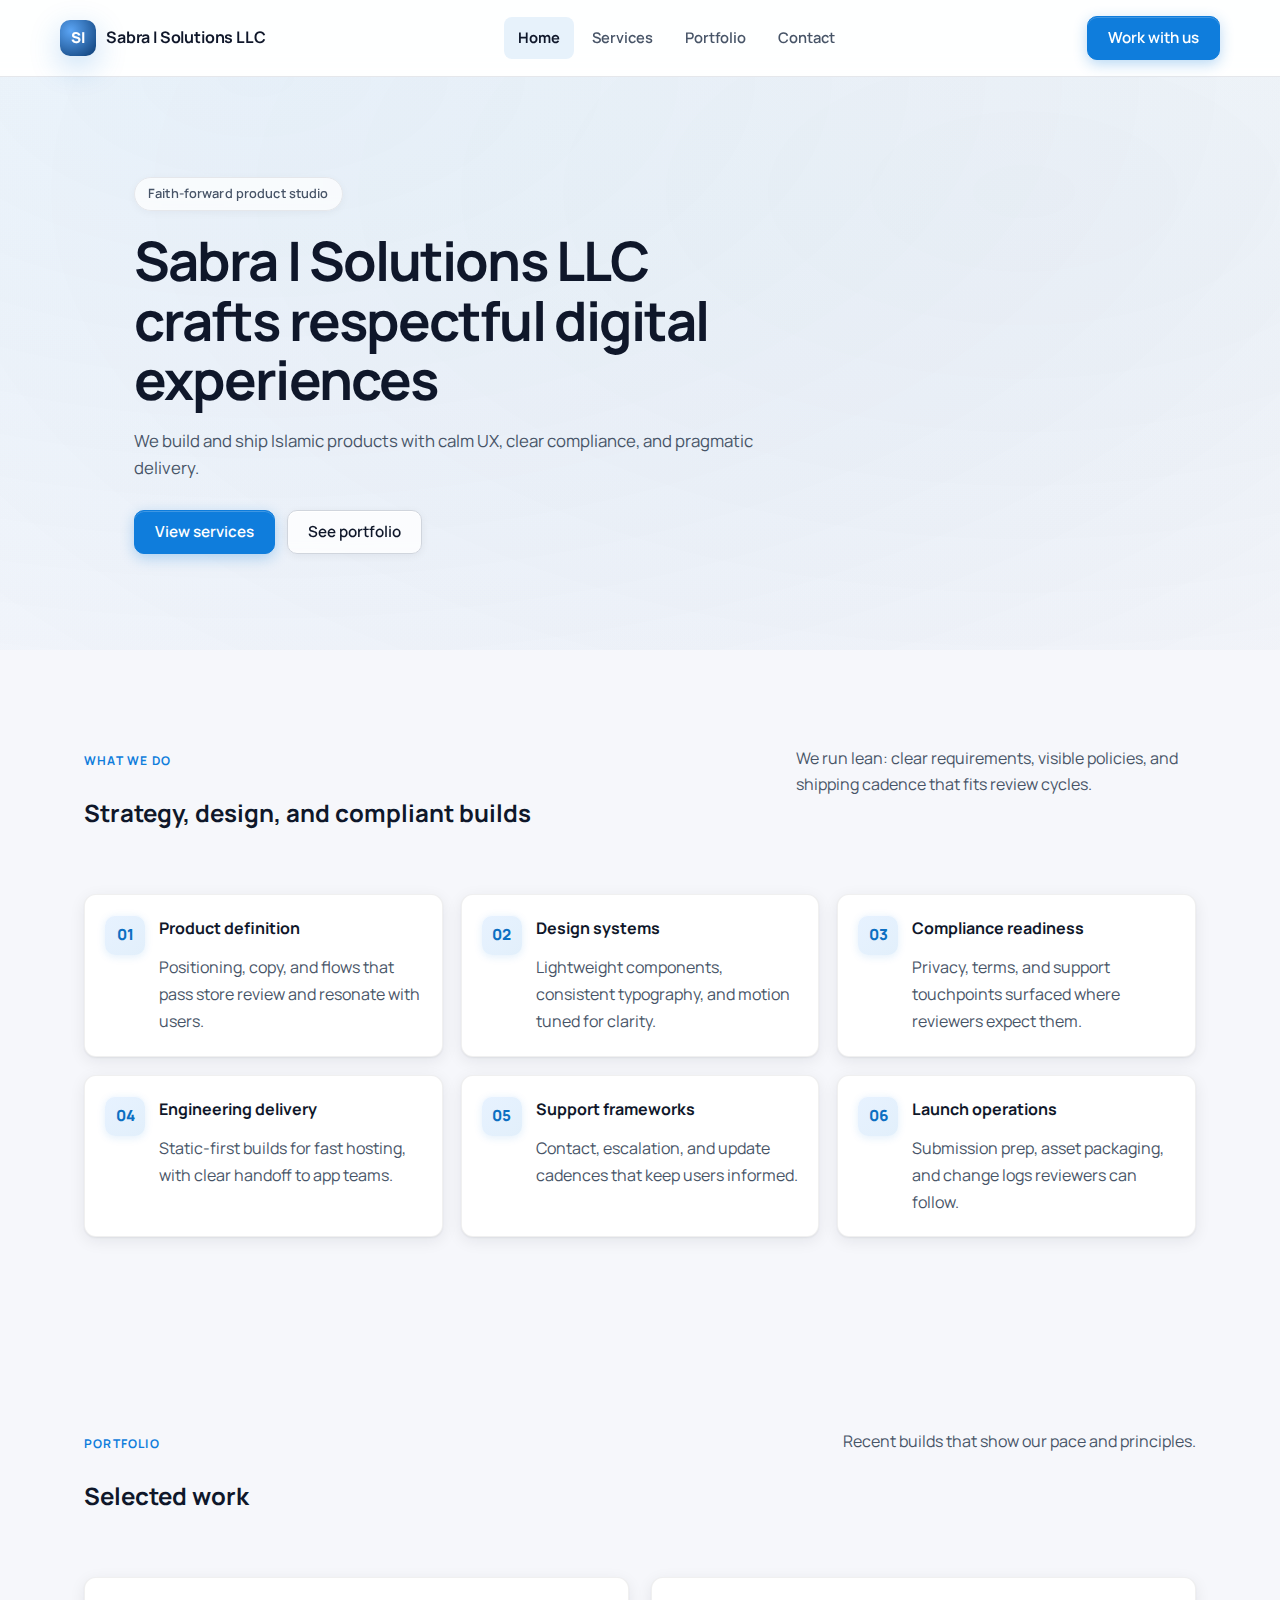
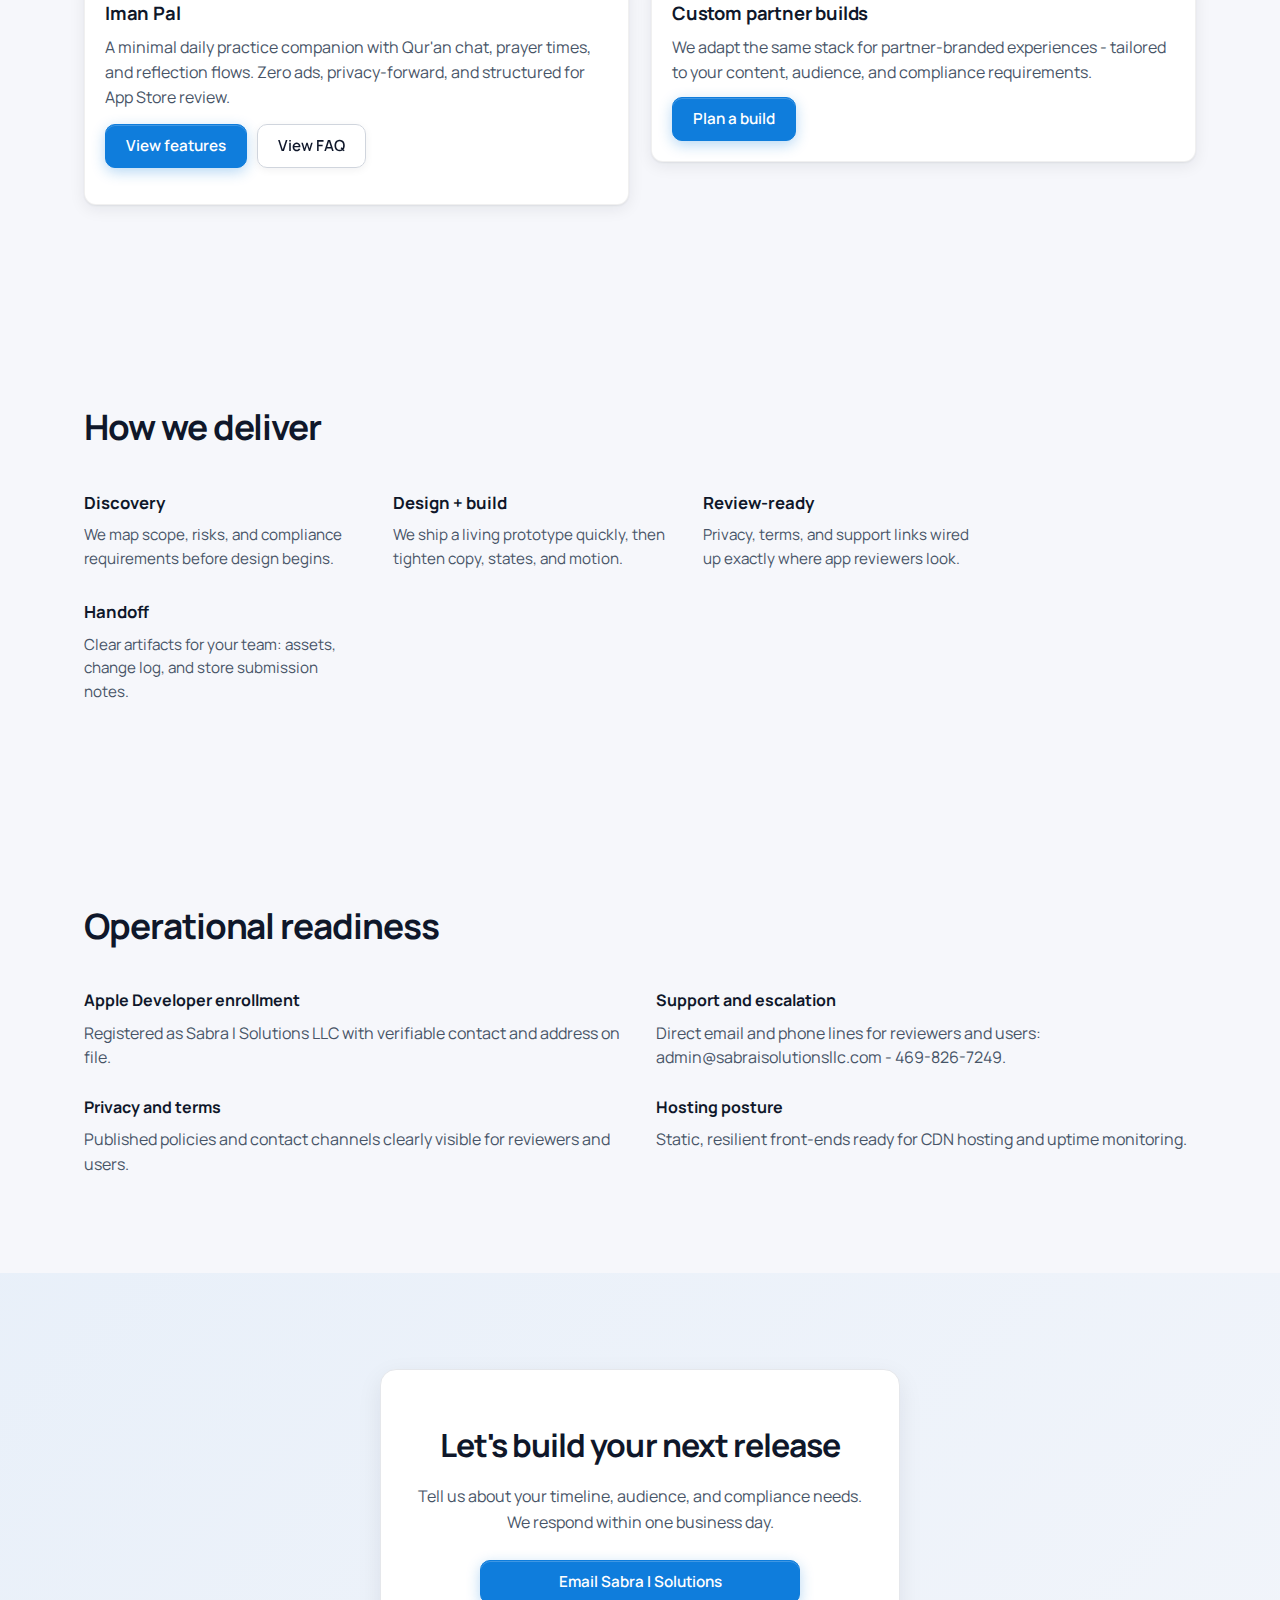
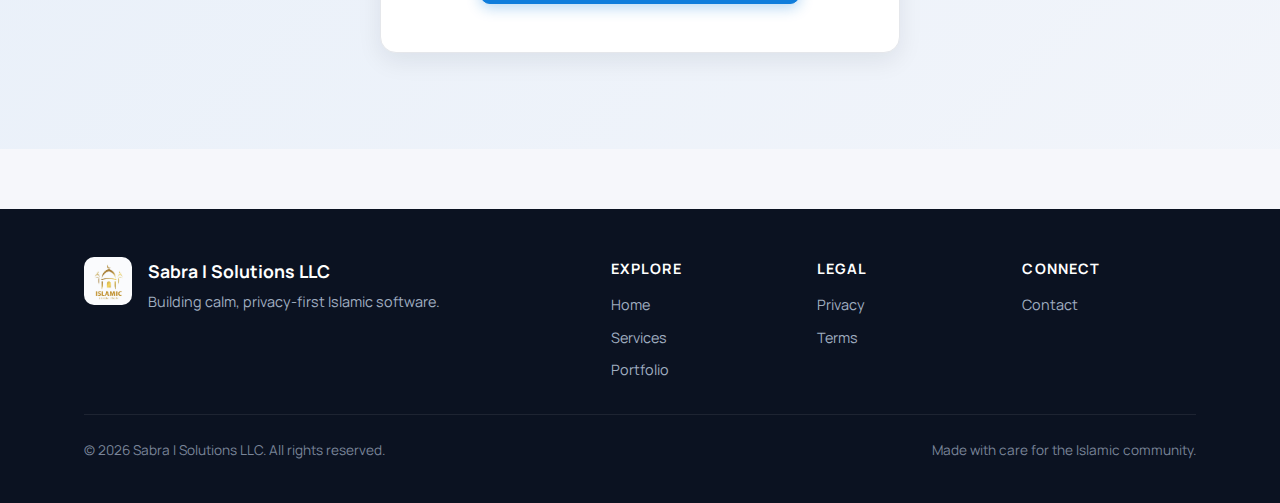
<file: index.html>
<!DOCTYPE html>
<html lang="en">
<head>
  <meta charset="UTF-8" />
  <meta name="viewport" content="width=device-width, initial-scale=1.0" />
  <title>Sabra I Solutions LLC</title>
  <meta name="description" content="Sabra I Solutions LLC - a faith-focused product studio delivering respectful, compliant digital experiences." />
  <link rel="preconnect" href="https://fonts.googleapis.com" />
  <link rel="preconnect" href="https://fonts.gstatic.com" crossorigin />
  <link href="https://fonts.googleapis.com/css2?family=Manrope:wght@500;600;700;800&display=swap" rel="stylesheet" />
  <link rel="stylesheet" href="assets/css/styles.css" />
</head>
<body>
  <header class="nav">
    <div class="shell nav-inner">
      <a class="brand" href="index.html">
        <span class="brand-mark">SI</span>
        <span>Sabra I Solutions LLC</span>
      </a>
      <nav class="nav-links">
        <a class="active" href="index.html">Home</a>
        <a href="#services">Services</a>
        <a href="#portfolio">Portfolio</a>
        <a href="contact.html">Contact</a>
      </nav>
      <div class="nav-actions">
        <a class="btn btn-primary" href="contact.html">Work with us</a>
        <button class="nav-toggle" aria-label="Open navigation">☰</button>
      </div>
    </div>
    <div class="drawer">
      <a href="index.html">Home</a>
      <a href="#services">Services</a>
      <a href="#portfolio">Portfolio</a>
      <a href="contact.html">Contact</a>
      <a href="#contact-cta">Partner with us</a>
    </div>
  </header>

  <main>
    <!-- Hero -->
    <section class="hero">
      <div class="shell">
        <div class="hero-content">
          <span class="pill">Faith-forward product studio</span>
          <h1>Sabra I Solutions LLC crafts respectful digital experiences</h1>
          <p class="lede">We build and ship Islamic products with calm UX, clear compliance, and pragmatic delivery.</p>
          <div class="hero-actions">
            <a class="btn btn-primary" href="#services">View services</a>
            <a class="btn btn-outline" href="#portfolio">See portfolio</a>
          </div>
        </div>
      </div>
    </section>

    <!-- Services -->
    <section class="section" id="services">
      <div class="shell">
        <div class="section-head-asymmetric">
          <div>
            <span class="eyebrow">What we do</span>
            <h2>Strategy, design, and compliant builds</h2>
          </div>
          <p class="lede-side">We run lean: clear requirements, visible policies, and shipping cadence that fits review cycles.</p>
        </div>
        <div class="grid-3">
          <div class="card card-elevated">
            <div class="feature-row">
              <div class="feature-icon">01</div>
              <div class="stack">
                <strong>Product definition</strong>
                <span class="muted">Positioning, copy, and flows that pass store review and resonate with users.</span>
              </div>
            </div>
          </div>
          <div class="card card-elevated">
            <div class="feature-row">
              <div class="feature-icon">02</div>
              <div class="stack">
                <strong>Design systems</strong>
                <span class="muted">Lightweight components, consistent typography, and motion tuned for clarity.</span>
              </div>
            </div>
          </div>
          <div class="card card-elevated">
            <div class="feature-row">
              <div class="feature-icon">03</div>
              <div class="stack">
                <strong>Compliance readiness</strong>
                <span class="muted">Privacy, terms, and support touchpoints surfaced where reviewers expect them.</span>
              </div>
            </div>
          </div>
          <div class="card card-elevated">
            <div class="feature-row">
              <div class="feature-icon">04</div>
              <div class="stack">
                <strong>Engineering delivery</strong>
                <span class="muted">Static-first builds for fast hosting, with clear handoff to app teams.</span>
              </div>
            </div>
          </div>
          <div class="card card-elevated">
            <div class="feature-row">
              <div class="feature-icon">05</div>
              <div class="stack">
                <strong>Support frameworks</strong>
                <span class="muted">Contact, escalation, and update cadences that keep users informed.</span>
              </div>
            </div>
          </div>
          <div class="card card-elevated">
            <div class="feature-row">
              <div class="feature-icon">06</div>
              <div class="stack">
                <strong>Launch operations</strong>
                <span class="muted">Submission prep, asset packaging, and change logs reviewers can follow.</span>
              </div>
            </div>
          </div>
        </div>
      </div>
    </section>

    <!-- Portfolio -->
    <section class="section" id="portfolio">
      <div class="shell">
        <div class="section-head-asymmetric">
          <div>
            <span class="eyebrow">Portfolio</span>
            <h2>Selected work</h2>
          </div>
          <p class="lede-side">Recent builds that show our pace and principles.</p>
        </div>
        <div class="grid-2">
          <div class="card card-elevated">
            <h3>Iman Pal</h3>
            <p class="muted">A minimal daily practice companion with Qur'an chat, prayer times, and reflection flows. Zero ads, privacy-forward, and structured for App Store review.</p>
            <div class="hero-actions" style="flex-wrap: wrap; gap: 10px; margin-top: 14px;">
              <a class="btn btn-primary" href="#">View features</a>
              <a class="btn btn-outline" href="#">View FAQ</a>
            </div>
          </div>
          <div class="card card-elevated">
            <h3>Custom partner builds</h3>
            <p class="muted">We adapt the same stack for partner-branded experiences - tailored to your content, audience, and compliance requirements.</p>
            <a class="btn btn-primary" href="contact.html" style="width: fit-content; margin-top: 12px;">Plan a build</a>
          </div>
        </div>
      </div>
    </section>

    <!-- Process -->
    <section class="section why-section">
      <div class="shell">
        <div class="why-content">
          <h2>How we deliver</h2>
          <div class="why-grid">
            <div class="why-item">
              <strong>Discovery</strong>
              <p>We map scope, risks, and compliance requirements before design begins.</p>
            </div>
            <div class="why-item">
              <strong>Design + build</strong>
              <p>We ship a living prototype quickly, then tighten copy, states, and motion.</p>
            </div>
            <div class="why-item">
              <strong>Review-ready</strong>
              <p>Privacy, terms, and support links wired up exactly where app reviewers look.</p>
            </div>
            <div class="why-item">
              <strong>Handoff</strong>
              <p>Clear artifacts for your team: assets, change log, and store submission notes.</p>
            </div>
          </div>
        </div>
      </div>
    </section>

    <!-- Credibility -->
    <section class="section faq-section" id="credibility">
      <div class="shell">
        <h2>Operational readiness</h2>
        <div class="faq-grid">
          <div class="faq-col">
            <div class="faq-q">
              <strong>Apple Developer enrollment</strong>
              <p>Registered as Sabra I Solutions LLC with verifiable contact and address on file.</p>
            </div>
            <div class="faq-q">
              <strong>Privacy and terms</strong>
              <p>Published policies and contact channels clearly visible for reviewers and users.</p>
            </div>
          </div>
          <div class="faq-col">
            <div class="faq-q">
              <strong>Support and escalation</strong>
              <p>Direct email and phone lines for reviewers and users: admin@sabraisolutionsllc.com - 469-826-7249.</p>
            </div>
            <div class="faq-q">
              <strong>Hosting posture</strong>
              <p>Static, resilient front-ends ready for CDN hosting and uptime monitoring.</p>
            </div>
          </div>
        </div>
      </div>
    </section>

    <!-- CTA -->
    <section class="section cta-section" id="contact-cta">
      <div class="shell">
        <div class="cta-box">
          <h2>Let's build your next release</h2>
          <p>Tell us about your timeline, audience, and compliance needs. We respond within one business day.</p>
          <a class="btn btn-primary" href="mailto:admin@sabraisolutionsllc.com?subject=New%20Project">Email Sabra I Solutions</a>
        </div>
      </div>
    </section>
  </main>

  <!-- Footer -->
  <footer>
    <div class="shell">
      <div class="footer-top">
        <div class="footer-brand">
          <img src="assets/images/logo.jpg" alt="Sabra I Solutions LLC" class="footer-logo">
          <div>
            <h4>Sabra I Solutions LLC</h4>
            <p class="small">Building calm, privacy-first Islamic software.</p>
          </div>
        </div>
        <nav class="footer-nav">
          <div>
            <h5>Explore</h5>
            <a href="index.html">Home</a>
            <a href="#services">Services</a>
            <a href="#portfolio">Portfolio</a>
          </div>
          <div>
            <h5>Legal</h5>
            <a href="privacy.html">Privacy</a>
            <a href="terms.html">Terms</a>
          </div>
          <div>
            <h5>Connect</h5>
            <a href="contact.html">Contact</a>
          </div>
        </nav>
      </div>
      <div class="footer-divider"></div>
      <div class="footer-bottom">
        <p class="small">&copy; 2026 Sabra I Solutions LLC. All rights reserved.</p>
        <p class="small">Made with care for the Islamic community.</p>
      </div>
    </div>
  </footer>

  <script src="assets/js/app.js"></script>
</body>
</html>
</file>
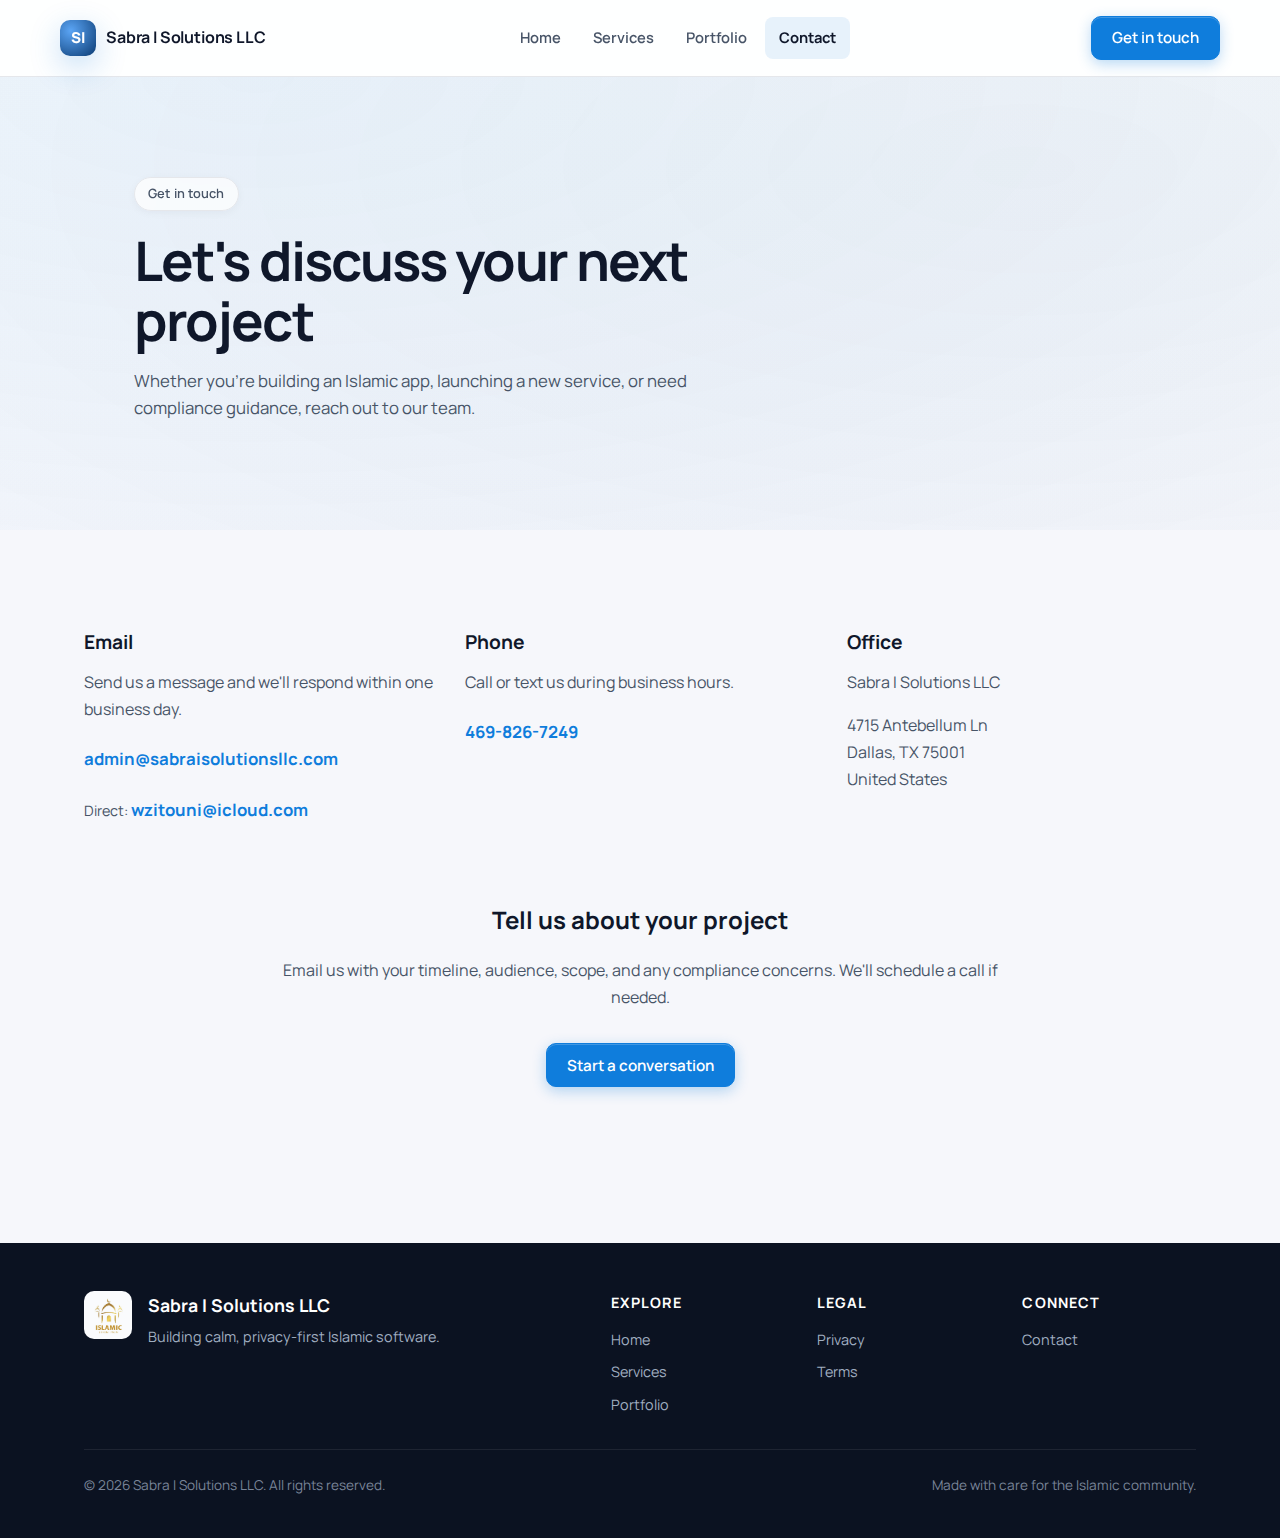
<file: contact.html>
<!DOCTYPE html>
<html lang="en">
<head>
  <meta charset="UTF-8" />
  <meta name="viewport" content="width=device-width, initial-scale=1.0" />
  <title>Contact - Sabra I Solutions LLC</title>
  <meta name="description" content="Get in touch with Sabra I Solutions LLC to discuss your next Islamic product or partnership." />
  <link rel="preconnect" href="https://fonts.googleapis.com" />
  <link rel="preconnect" href="https://fonts.gstatic.com" crossorigin />
  <link href="https://fonts.googleapis.com/css2?family=Manrope:wght@500;600;700;800&display=swap" rel="stylesheet" />
  <link rel="stylesheet" href="assets/css/styles.css" />
</head>
<body>
  <header class="nav">
    <div class="shell nav-inner">
      <a class="brand" href="index.html">
        <span class="brand-mark">SI</span>
        <span>Sabra I Solutions LLC</span>
      </a>
      <nav class="nav-links">
        <a href="index.html">Home</a>
        <a href="index.html#services">Services</a>
        <a href="index.html#portfolio">Portfolio</a>
        <a class="active" href="contact.html">Contact</a>
      </nav>
      <div class="nav-actions">
        <a class="btn btn-primary" href="contact.html">Get in touch</a>
        <button class="nav-toggle" aria-label="Open navigation">☰</button>
      </div>
    </div>
    <div class="drawer">
      <a href="index.html">Home</a>
      <a href="index.html#services">Services</a>
      <a href="index.html#portfolio">Portfolio</a>
      <a href="contact.html">Contact</a>
      <a href="index.html#contact-cta">Partner with us</a>
    </div>
  </header>

  <main>
    <section class="hero">
      <div class="shell">
        <div class="hero-content">
          <span class="pill">Get in touch</span>
          <h1>Let's discuss your next project</h1>
          <p class="lede">Whether you're building an Islamic app, launching a new service, or need compliance guidance, reach out to our team.</p>
        </div>
      </div>
    </section>

    <section class="section contact-section">
      <div class="shell">
        <div class="contact-grid">
          <div class="contact-card">
            <h3>Email</h3>
            <p>Send us a message and we'll respond within one business day.</p>
            <a href="mailto:admin@sabraisolutionsllc.com" class="contact-link">admin@sabraisolutionsllc.com</a>
            <p style="margin-top: 16px; color: var(--muted); font-size: 0.9rem;">Direct: <a href="mailto:wzitouni@icloud.com" class="contact-link">wzitouni@icloud.com</a></p>
          </div>
          <div class="contact-card">
            <h3>Phone</h3>
            <p>Call or text us during business hours.</p>
            <a href="tel:469-826-7249" class="contact-link">469-826-7249</a>
          </div>
          <div class="contact-card">
            <h3>Office</h3>
            <p>Sabra I Solutions LLC</p>
            <p style="color: var(--muted); margin: 8px 0 0;">4715 Antebellum Ln<br>Dallas, TX 75001<br>United States</p>
          </div>
        </div>

        <div style="max-width: 720px; margin: 60px auto 0;">
          <h2 style="text-align: center; margin-bottom: 8px;">Tell us about your project</h2>
          <p style="text-align: center; color: var(--muted); margin-bottom: 32px;">Email us with your timeline, audience, scope, and any compliance concerns. We'll schedule a call if needed.</p>
          <div style="text-align: center;">
            <a class="btn btn-primary" href="mailto:admin@sabraisolutionsllc.com?subject=New%20Project%20Inquiry">Start a conversation</a>
          </div>
        </div>
      </div>
    </section>
  </main>

  <!-- Footer -->
  <footer>
    <div class="shell">
      <div class="footer-top">
        <div class="footer-brand">
          <img src="assets/images/logo.jpg" alt="Sabra I Solutions LLC" class="footer-logo">
          <div>
            <h4>Sabra I Solutions LLC</h4>
            <p class="small">Building calm, privacy-first Islamic software.</p>
          </div>
        </div>
        <nav class="footer-nav">
          <div>
            <h5>Explore</h5>
            <a href="index.html">Home</a>
            <a href="index.html#services">Services</a>
            <a href="index.html#portfolio">Portfolio</a>
          </div>
          <div>
            <h5>Legal</h5>
            <a href="privacy.html">Privacy</a>
            <a href="terms.html">Terms</a>
          </div>
          <div>
            <h5>Connect</h5>
            <a href="contact.html">Contact</a>
          </div>
        </nav>
      </div>
      <div class="footer-divider"></div>
      <div class="footer-bottom">
        <p class="small">&copy; 2026 Sabra I Solutions LLC. All rights reserved.</p>
        <p class="small">Made with care for the Islamic community.</p>
      </div>
    </div>
  </footer>

  <script src="assets/js/app.js"></script>
</body>
</html>
</file>
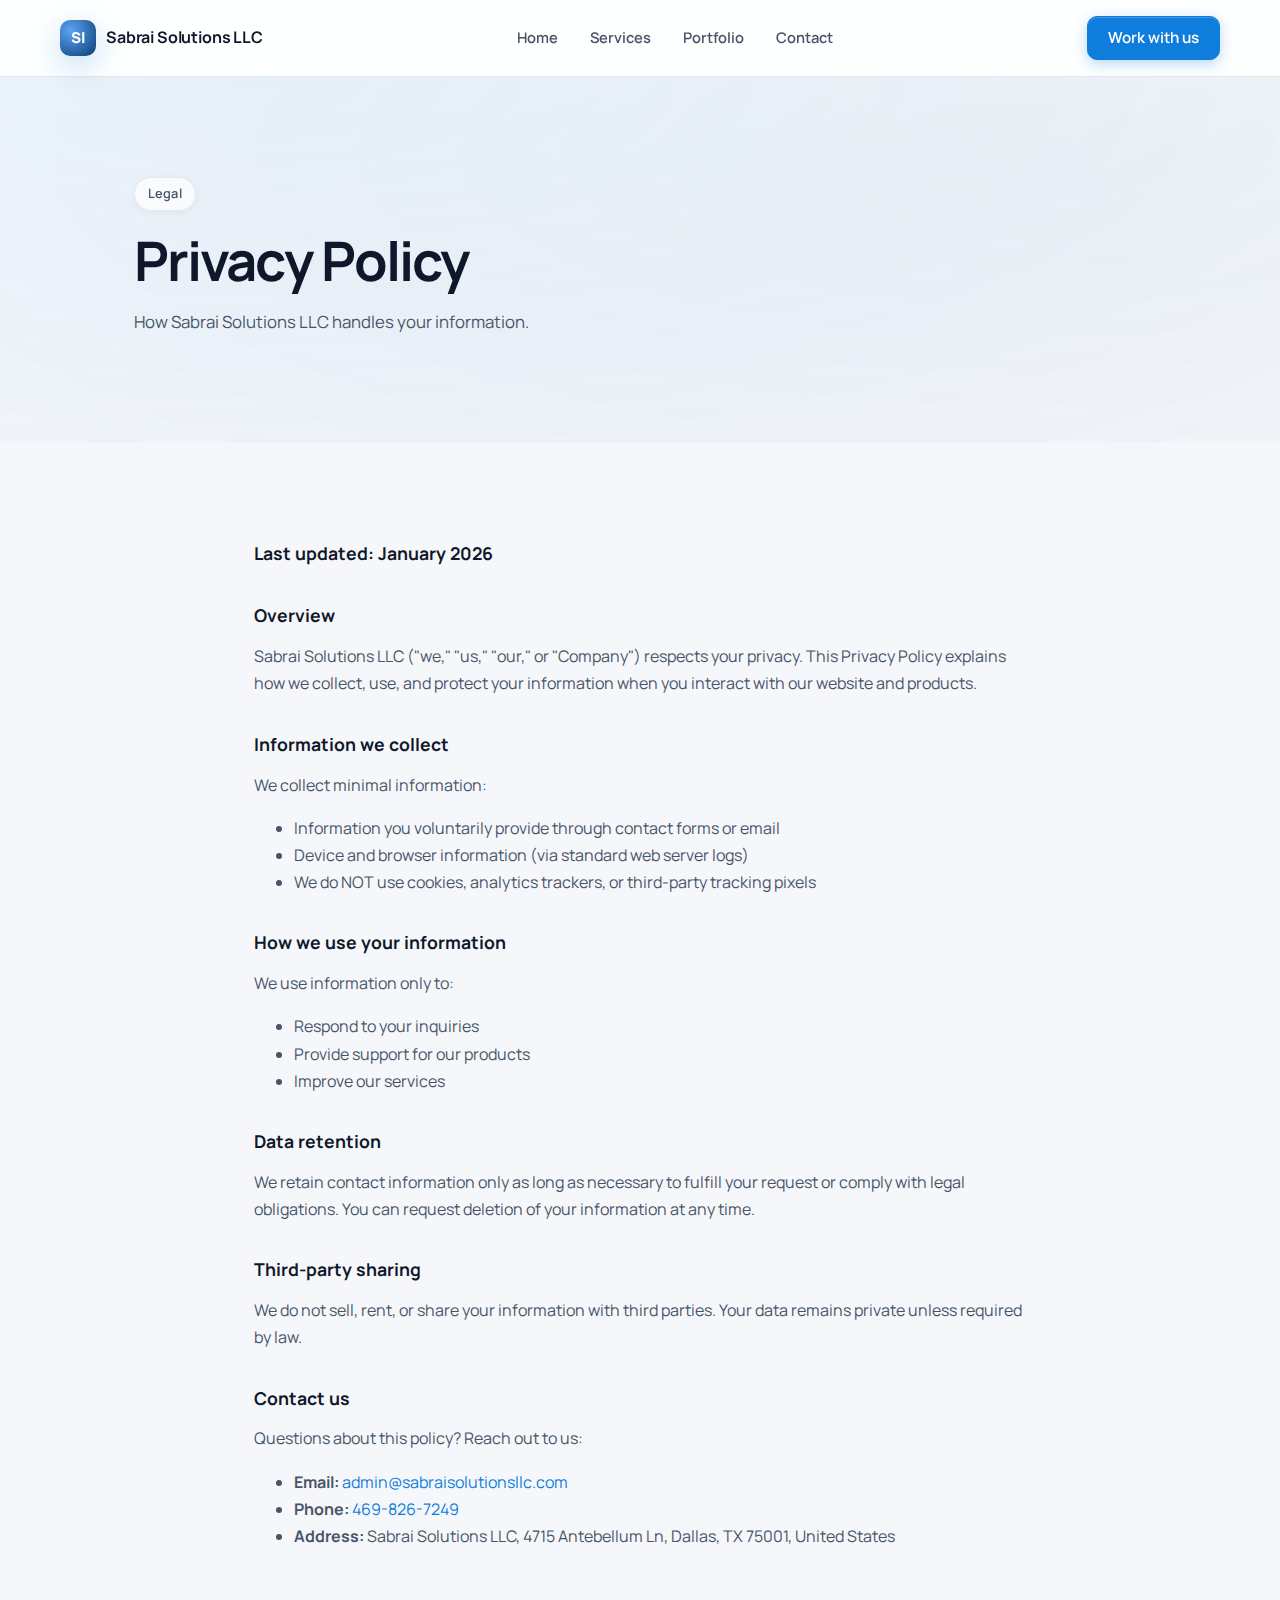
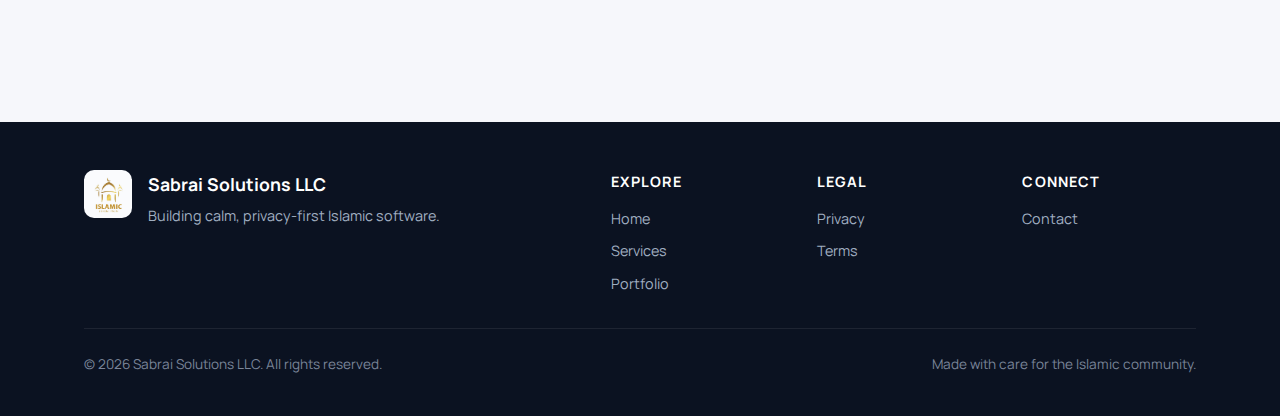
<file: privacy.html>
<!DOCTYPE html>
<html lang="en">
<head>
  <meta charset="UTF-8" />
  <meta name="viewport" content="width=device-width, initial-scale=1.0" />
  <title>Privacy Policy - Sabrai Solutions LLC</title>
  <meta name="description" content="Privacy Policy for Sabra I Solutions LLC and its products." />
  <link rel="preconnect" href="https://fonts.googleapis.com" />
  <link rel="preconnect" href="https://fonts.gstatic.com" crossorigin />
  <link href="https://fonts.googleapis.com/css2?family=Manrope:wght@500;600;700;800&display=swap" rel="stylesheet" />
  <link rel="stylesheet" href="assets/css/styles.css" />
</head>
<body>
  <header class="nav">
    <div class="shell nav-inner">
      <a class="brand" href="index.html">
        <span class="brand-mark">SI</span>
        <span>Sabrai Solutions LLC</span>
      </a>
      <nav class="nav-links">
        <a href="index.html">Home</a>
        <a href="index.html#services">Services</a>
        <a href="index.html#portfolio">Portfolio</a>
        <a href="contact.html">Contact</a>
      </nav>
      <div class="nav-actions">
        <a class="btn btn-primary" href="contact.html">Work with us</a>
        <button class="nav-toggle" aria-label="Open navigation">☰</button>
      </div>
    </div>
    <div class="drawer">
      <a href="index.html">Home</a>
      <a href="index.html#services">Services</a>
      <a href="index.html#portfolio">Portfolio</a>
      <a href="contact.html">Contact</a>
      <a href="index.html#contact-cta">Partner with us</a>
    </div>
  </header>

  <main>
    <section class="hero">
      <div class="shell">
        <div class="hero-content">
          <span class="pill">Legal</span>
          <h1>Privacy Policy</h1>
          <p class="lede">How Sabrai Solutions LLC handles your information.</p>
        </div>
      </div>
    </section>

    <section class="section legal-section">
      <div class="shell legal-content">
        <div class="legal-text">
          <h3>Last updated: January 2026</h3>

          <h3>Overview</h3>
          <p>Sabrai Solutions LLC ("we," "us," "our," or "Company") respects your privacy. This Privacy Policy explains how we collect, use, and protect your information when you interact with our website and products.</p>

          <h3>Information we collect</h3>
          <p>We collect minimal information:</p>
          <ul style="color: var(--muted);">
            <li>Information you voluntarily provide through contact forms or email</li>
            <li>Device and browser information (via standard web server logs)</li>
            <li>We do NOT use cookies, analytics trackers, or third-party tracking pixels</li>
          </ul>

          <h3>How we use your information</h3>
          <p>We use information only to:</p>
          <ul style="color: var(--muted);">
            <li>Respond to your inquiries</li>
            <li>Provide support for our products</li>
            <li>Improve our services</li>
          </ul>

          <h3>Data retention</h3>
          <p>We retain contact information only as long as necessary to fulfill your request or comply with legal obligations. You can request deletion of your information at any time.</p>

          <h3>Third-party sharing</h3>
          <p>We do not sell, rent, or share your information with third parties. Your data remains private unless required by law.</p>

          <h3>Contact us</h3>
          <p>Questions about this policy? Reach out to us:</p>
          <ul style="color: var(--muted);">
            <li><strong>Email:</strong> <a href="mailto:admin@sabraisolutionsllc.com">admin@sabraisolutionsllc.com</a></li>
            <li><strong>Phone:</strong> <a href="tel:469-826-7249">469-826-7249</a></li>
            <li><strong>Address:</strong> Sabrai Solutions LLC, 4715 Antebellum Ln, Dallas, TX 75001, United States</li>
          </ul>
        </div>
      </div>
    </section>
  </main>

  <!-- Footer -->
  <footer>
    <div class="shell">
      <div class="footer-top">
        <div class="footer-brand">
          <img src="assets/images/logo.jpg" alt="Sabra I Solutions LLC" class="footer-logo">
          <div>
            <h4>Sabrai Solutions LLC</h4>
            <p class="small">Building calm, privacy-first Islamic software.</p>
          </div>
        </div>
        <nav class="footer-nav">
          <div>
            <h5>Explore</h5>
            <a href="index.html">Home</a>
            <a href="index.html#services">Services</a>
            <a href="index.html#portfolio">Portfolio</a>
          </div>
          <div>
            <h5>Legal</h5>
            <a href="privacy.html">Privacy</a>
            <a href="terms.html">Terms</a>
          </div>
          <div>
            <h5>Connect</h5>
            <a href="contact.html">Contact</a>
          </div>
        </nav>
      </div>
      <div class="footer-divider"></div>
      <div class="footer-bottom">
        <p class="small">&copy; 2026 Sabrai Solutions LLC. All rights reserved.</p>
        <p class="small">Made with care for the Islamic community.</p>
      </div>
    </div>
  </footer>

  <script src="assets/js/app.js"></script>
</body>
</html>
</file>
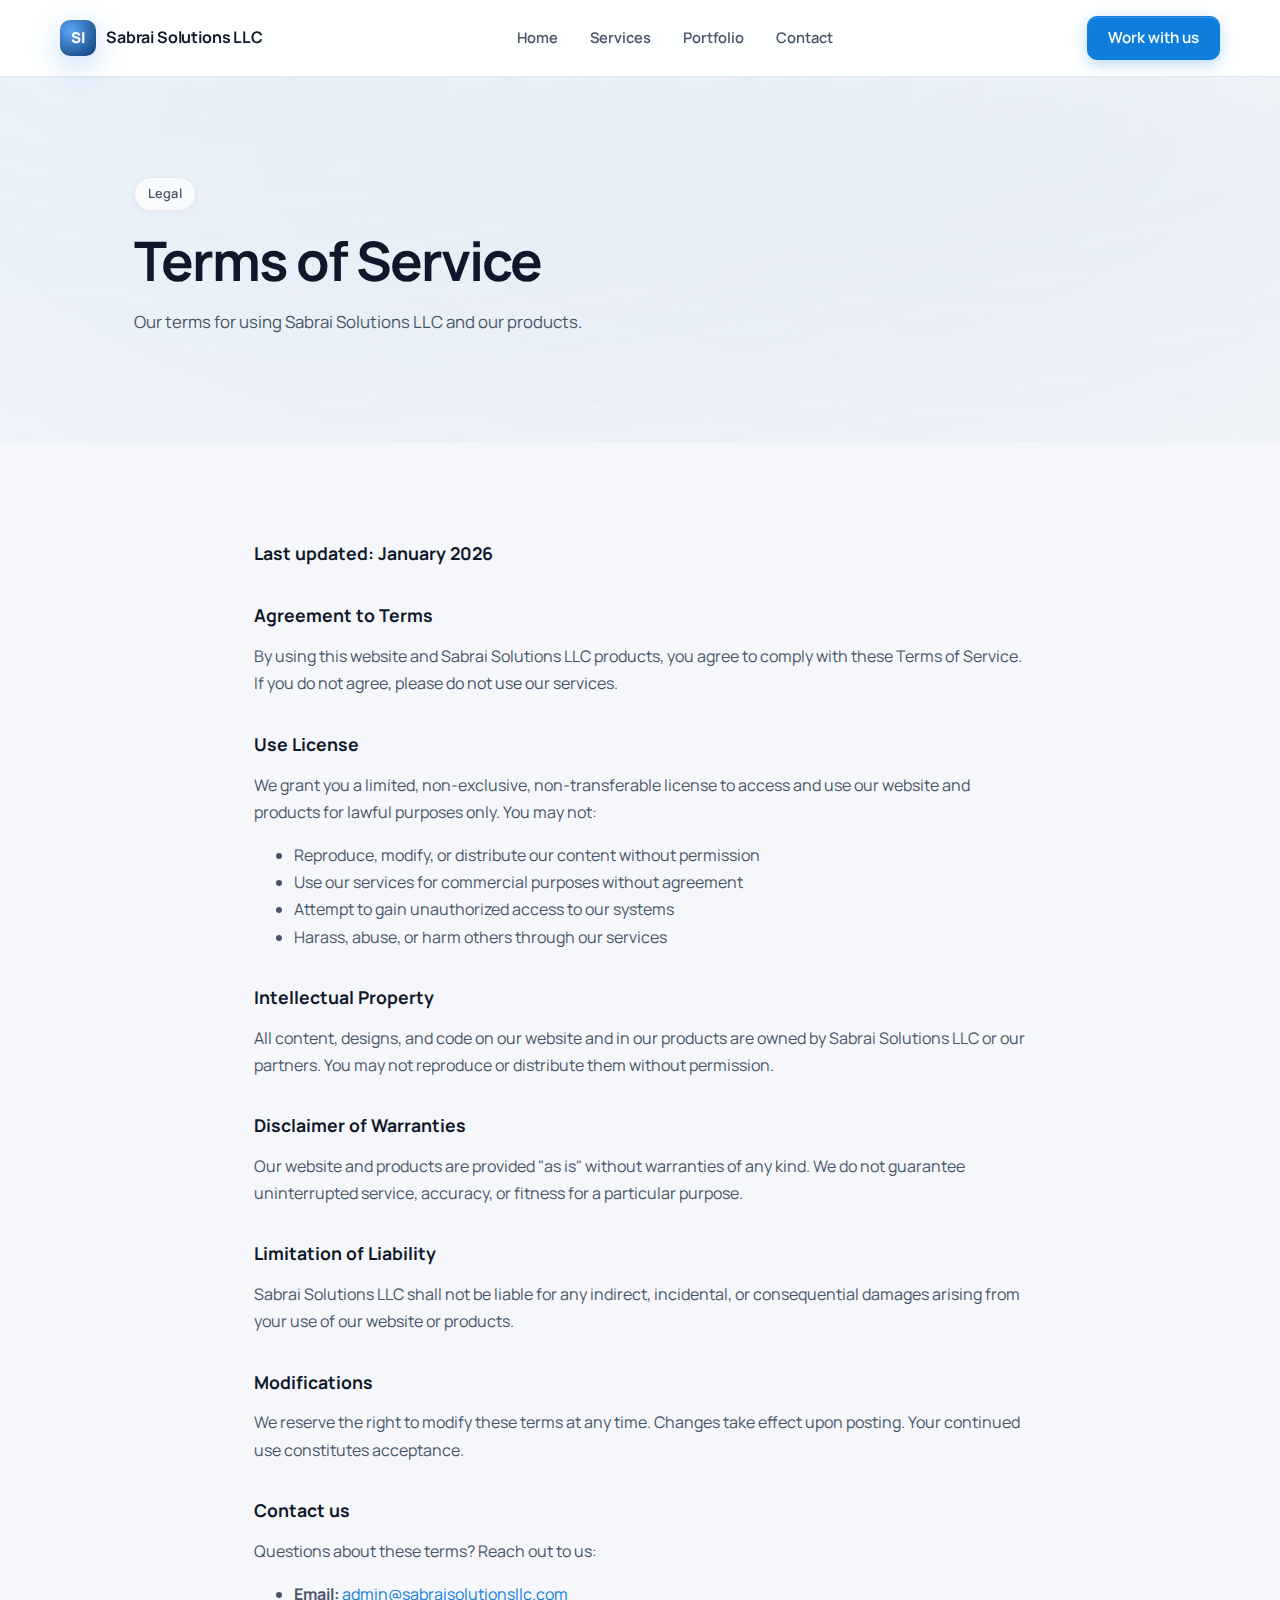
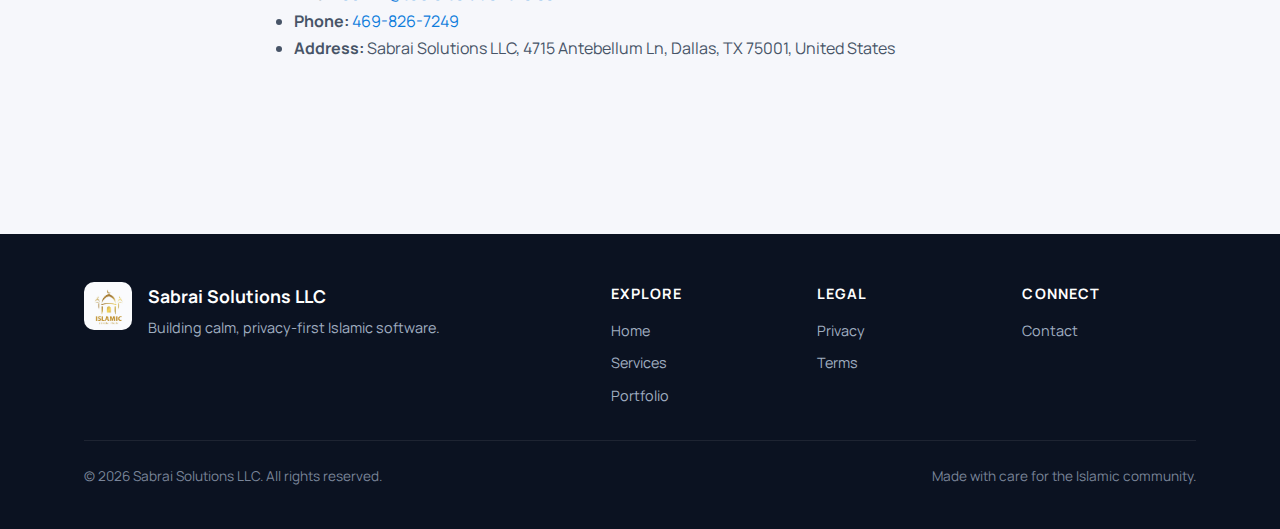
<file: terms.html>
<!DOCTYPE html>
<html lang="en">
<head>
  <meta charset="UTF-8" />
  <meta name="viewport" content="width=device-width, initial-scale=1.0" />
  <title>Terms of Service - Sabrai Solutions LLC</title>
  <meta name="description" content="Terms of Service for Sabrai Solutions LLC and our products." />
  <link rel="preconnect" href="https://fonts.googleapis.com" />
  <link rel="preconnect" href="https://fonts.gstatic.com" crossorigin />
  <link href="https://fonts.googleapis.com/css2?family=Manrope:wght@500;600;700;800&display=swap" rel="stylesheet" />
  <link rel="stylesheet" href="assets/css/styles.css" />
</head>
<body>
  <header class="nav">
    <div class="shell nav-inner">
      <a class="brand" href="index.html">
        <span class="brand-mark">SI</span>
        <span>Sabrai Solutions LLC</span>
      </a>
      <nav class="nav-links">
        <a href="index.html">Home</a>
        <a href="index.html#services">Services</a>
        <a href="index.html#portfolio">Portfolio</a>
        <a href="contact.html">Contact</a>
      </nav>
      <div class="nav-actions">
        <a class="btn btn-primary" href="contact.html">Work with us</a>
        <button class="nav-toggle" aria-label="Open navigation">☰</button>
      </div>
    </div>
    <div class="drawer">
      <a href="index.html">Home</a>
      <a href="index.html#services">Services</a>
      <a href="index.html#portfolio">Portfolio</a>
      <a href="contact.html">Contact</a>
      <a href="index.html#contact-cta">Partner with us</a>
    </div>
  </header>

  <main>
    <section class="hero">
      <div class="shell">
        <div class="hero-content">
          <span class="pill">Legal</span>
          <h1>Terms of Service</h1>
          <p class="lede">Our terms for using Sabrai Solutions LLC and our products.</p>
        </div>
      </div>
    </section>

    <section class="section legal-section">
      <div class="shell legal-content">
        <div class="legal-text">
          <h3>Last updated: January 2026</h3>

          <h3>Agreement to Terms</h3>
          <p>By using this website and Sabrai Solutions LLC products, you agree to comply with these Terms of Service. If you do not agree, please do not use our services.</p>

          <h3>Use License</h3>
          <p>We grant you a limited, non-exclusive, non-transferable license to access and use our website and products for lawful purposes only. You may not:</p>
          <ul style="color: var(--muted);">
            <li>Reproduce, modify, or distribute our content without permission</li>
            <li>Use our services for commercial purposes without agreement</li>
            <li>Attempt to gain unauthorized access to our systems</li>
            <li>Harass, abuse, or harm others through our services</li>
          </ul>

          <h3>Intellectual Property</h3>
          <p>All content, designs, and code on our website and in our products are owned by Sabrai Solutions LLC or our partners. You may not reproduce or distribute them without permission.</p>

          <h3>Disclaimer of Warranties</h3>
          <p>Our website and products are provided "as is" without warranties of any kind. We do not guarantee uninterrupted service, accuracy, or fitness for a particular purpose.</p>

          <h3>Limitation of Liability</h3>
          <p>Sabrai Solutions LLC shall not be liable for any indirect, incidental, or consequential damages arising from your use of our website or products.</p>

          <h3>Modifications</h3>
          <p>We reserve the right to modify these terms at any time. Changes take effect upon posting. Your continued use constitutes acceptance.</p>

          <h3>Contact us</h3>
          <p>Questions about these terms? Reach out to us:</p>
          <ul style="color: var(--muted);">
            <li><strong>Email:</strong> <a href="mailto:admin@sabraisolutionsllc.com">admin@sabraisolutionsllc.com</a></li>
            <li><strong>Phone:</strong> <a href="tel:469-826-7249">469-826-7249</a></li>
            <li><strong>Address:</strong> Sabrai Solutions LLC, 4715 Antebellum Ln, Dallas, TX 75001, United States</li>
          </ul>
        </div>
      </div>
    </section>
  </main>

  <!-- Footer -->
  <footer>
    <div class="shell">
      <div class="footer-top">
        <div class="footer-brand">
          <img src="assets/images/logo.jpg" alt="Sabrai Solutions LLC" class="footer-logo">
          <div>
            <h4>Sabrai Solutions LLC</h4>
            <p class="small">Building calm, privacy-first Islamic software.</p>
          </div>
        </div>
        <nav class="footer-nav">
          <div>
            <h5>Explore</h5>
            <a href="index.html">Home</a>
            <a href="index.html#services">Services</a>
            <a href="index.html#portfolio">Portfolio</a>
          </div>
          <div>
            <h5>Legal</h5>
            <a href="privacy.html">Privacy</a>
            <a href="terms.html">Terms</a>
          </div>
          <div>
            <h5>Connect</h5>
            <a href="contact.html">Contact</a>
          </div>
        </nav>
      </div>
      <div class="footer-divider"></div>
      <div class="footer-bottom">
        <p class="small">&copy; 2026 Sabrai Solutions LLC. All rights reserved.</p>
        <p class="small">Made with care for the Islamic community.</p>
      </div>
    </div>
  </footer>

  <script src="assets/js/app.js"></script>
</body>
</html>
</file>
<file: assets/css/styles.css>
/* Professional light system */
* { box-sizing: border-box; }
html { scroll-behavior: smooth; }
body {
  margin: 0;
  font-family: "Manrope", "Inter", "Segoe UI", system-ui, -apple-system, sans-serif;
  color: #0f172a;
  background: #f6f7fb;
  line-height: 1.7;
  -webkit-font-smoothing: antialiased;
}

:root {
  --ink: #0f172a;
  --muted: #475467;
  --border: #e5e7eb;
  --border-strong: #d0d5dd;
  --surface: #ffffff;
  --canvas: #f6f7fb;
  --accent: #0f7ddc;
  --accent-strong: #0c6fc2;
  --accent-faint: #e7f2ff;
  --radius: 14px;
  --radius-sm: 10px;
  --shadow: 0 20px 60px rgba(15, 23, 42, 0.08);
  --max: 1160px;
}

.shell { width: 100%; max-width: var(--max); margin: 0 auto; padding: 0 24px; }
.section { padding: 96px 0; }

/* Header */
header.nav { position: sticky; top: 0; z-index: 20; backdrop-filter: blur(12px); background: rgba(255, 255, 255, 0.9); border-bottom: 1px solid var(--border); }
.nav-inner { display: flex; align-items: center; justify-content: space-between; padding: 16px 0; }
.brand { display: inline-flex; align-items: center; gap: 10px; color: var(--ink); font-weight: 700; letter-spacing: -0.01em; text-decoration: none; }
.brand-mark { width: 36px; height: 36px; border-radius: 10px; background: radial-gradient(circle at 30% 30%, #5ba5f5, #0b3c74); color: #ffffff; display: grid; place-items: center; font-size: 15px; font-weight: 800; box-shadow: 0 10px 30px rgba(15, 125, 220, 0.25); }
.nav-links { display: flex; gap: 4px; align-items: center; }
.nav-links a { color: var(--muted); text-decoration: none; font-weight: 600; padding: 8px 14px; border-radius: 8px; transition: all .2s cubic-bezier(0.4, 0, 0.2, 1); font-size: 0.92rem; }
.nav-links a:hover { color: var(--ink); background: rgba(15,125,220,0.06); }
.nav-links .active { color: var(--ink); background: rgba(15,125,220,0.1); font-weight: 700; }
.nav-actions { display: flex; align-items: center; gap: 10px; }
.nav-toggle { display: none; border: 1px solid var(--border); background: #ffffff; border-radius: 10px; width: 42px; height: 42px; cursor: pointer; font-size: 20px; }

/* Hero */
.hero { position: relative; overflow: hidden; padding: 100px 0 80px; color: var(--ink); }
.hero::before {
  content: "";
  position: absolute;
  inset: 0;
  background: radial-gradient(120% 140% at 20% 0%, rgba(15, 125, 220, 0.08), transparent),
              radial-gradient(120% 140% at 80% 20%, rgba(11, 60, 116, 0.06), transparent),
              linear-gradient(180deg, #ffffff 0%, #f7f8fc 100%);
  z-index: 0;
}
.hero .shell { position: relative; z-index: 1; max-width: 1060px; }
.hero-content { max-width: 620px; }
.hero .pill { display: inline-flex; align-items: center; gap: 8px; padding: 5px 13px; border-radius: 999px; background: rgba(255, 255, 255, 0.7); backdrop-filter: blur(8px); border: 1px solid var(--border); color: var(--muted); font-weight: 600; font-size: 0.8rem; box-shadow: 0 2px 8px rgba(15, 23, 42, 0.04); margin-bottom: 20px; }
.hero h1 { margin: 0 0 18px; font-size: clamp(2.4rem, 5vw, 3.4rem); letter-spacing: -0.035em; line-height: 1.1; font-weight: 700; }
.hero .lede { margin: 0 0 28px; color: var(--muted); font-size: 1.05rem; line-height: 1.6; }
.hero-actions { display: flex; gap: 12px; flex-wrap: wrap; margin-bottom: 16px; }
.hero-note { color: var(--muted); font-size: 0.88rem; margin: 0; }

/* Buttons */
.btn { display: inline-flex; align-items: center; justify-content: center; gap: 8px; padding: 0 20px; height: 44px; border-radius: 10px; font-weight: 600; text-decoration: none; cursor: pointer; transition: all .2s cubic-bezier(0.4, 0, 0.2, 1); border: 1px solid transparent; font-size: 0.95rem; white-space: nowrap; }
.btn-primary { background: var(--accent); color: #ffffff; border-color: var(--accent); box-shadow: 0 4px 14px rgba(15, 125, 220, 0.3), inset 0 1px 0 rgba(255,255,255,0.2); }
.btn-primary:hover { background: var(--accent-strong); border-color: var(--accent-strong); transform: translateY(-1px); box-shadow: 0 6px 20px rgba(15, 125, 220, 0.35), inset 0 1px 0 rgba(255,255,255,0.2); }
.btn-outline { background: rgba(255,255,255,0.8); backdrop-filter: blur(8px); color: var(--ink); border: 1px solid var(--border-strong); box-shadow: 0 2px 8px rgba(15, 23, 42, 0.06), inset 0 1px 0 rgba(255,255,255,0.8); }
.btn-outline:hover { background: rgba(255,255,255,1); border-color: #b8bdc4; box-shadow: 0 4px 12px rgba(15, 23, 42, 0.1), inset 0 1px 0 rgba(255,255,255,0.9); }
.btn-ghost { background: transparent; color: var(--ink); border: 1px solid transparent; padding: 0 16px; }
.btn-ghost:hover { color: var(--accent); background: rgba(15,125,220,0.05); }

/* Why section */
.why-section { background: var(--canvas); }
.why-content { max-width: 900px; }
.why-content h2 { margin: 0 0 32px; font-size: clamp(1.8rem, 3vw, 2.2rem); letter-spacing: -0.03em; font-weight: 700; }
.why-grid { display: grid; grid-template-columns: repeat(auto-fit, minmax(260px, 1fr)); gap: 28px; }
.why-item strong { display: block; margin-bottom: 6px; font-size: 1.05rem; color: var(--ink); }
.why-item p { margin: 0; color: var(--muted); line-height: 1.55; font-size: 0.95rem; }

/* FAQ */
.faq-section h2 { margin: 0 0 32px; font-size: clamp(1.8rem, 3vw, 2.2rem); letter-spacing: -0.03em; font-weight: 700; }
.faq-grid { display: grid; grid-template-columns: repeat(auto-fit, minmax(300px, 1fr)); gap: 32px; }
.faq-col { display: flex; flex-direction: column; gap: 24px; }
.faq-q strong { display: block; margin-bottom: 6px; font-size: 1rem; color: var(--ink); font-weight: 700; }
.faq-q p { margin: 0; color: var(--muted); line-height: 1.55; }

/* CTA */
.cta-section { background: linear-gradient(135deg, rgba(15,125,220,0.06) 0%, rgba(15,125,220,0.02) 100%); }
.cta-box { max-width: 520px; margin: 0 auto; text-align: center; padding: 48px 32px; background: var(--surface); border: 1px solid var(--border); border-radius: 16px; box-shadow: 0 8px 24px rgba(15,23,42,0.08); }
.cta-box h2 { margin: 0 0 12px; font-size: clamp(1.6rem, 3vw, 2rem); letter-spacing: -0.03em; font-weight: 700; }
.cta-box p { margin: 0 0 24px; color: var(--muted); line-height: 1.6; }
.cta-box .btn { width: 100%; max-width: 320px; }

/* Simple form styles */
.waitlist-form { display: grid; grid-template-columns: 1fr auto; gap: 10px; align-items: center; }
.waitlist-form input { height: 44px; padding: 0 14px; border: 1px solid var(--border-strong); border-radius: 10px; font-size: 0.95rem; background: #ffffff; box-shadow: 0 1px 2px rgba(15,23,42,0.04) inset; }
.waitlist-form input:focus { outline: none; border-color: var(--accent); box-shadow: 0 0 0 3px rgba(15,125,220,0.12); }
.waitlist-form .btn { height: 44px; }
.sr-only { position: absolute; width: 1px; height: 1px; padding: 0; margin: -1px; overflow: hidden; clip: rect(0,0,0,0); border: 0; }

/* Bento Grid */
.section-head-asymmetric { display: flex; justify-content: space-between; align-items: flex-start; gap: 40px; margin-bottom: 40px; flex-wrap: wrap; }
.section-head-asymmetric > div { flex: 1; min-width: 300px; }
.lede-side { color: var(--muted); font-size: 1rem; line-height: 1.6; max-width: 400px; margin: 0; }

.bento-grid { display: grid; grid-template-columns: repeat(4, 1fr); gap: 16px; }
.bento-large { grid-column: span 2; grid-row: span 2; background: linear-gradient(135deg, rgba(15,125,220,0.08) 0%, rgba(15,125,220,0.02) 100%); border: 1px solid rgba(15,125,220,0.15); border-radius: 16px; padding: 32px; display: flex; flex-direction: column; justify-content: space-between; min-height: 320px; }
.bento-medium { grid-column: span 2; background: var(--surface); border: 1px solid var(--border); border-radius: 14px; padding: 24px; }
.bento-small { background: var(--surface); border: 1px solid var(--border); border-radius: 14px; padding: 20px; }
.bento-content h3 { margin: 0 0 8px; font-size: 1.6rem; letter-spacing: -0.02em; font-weight: 700; }
.bento-content p { margin: 0 0 auto; color: var(--muted); font-size: 1.05rem; line-height: 1.5; }
.bento-badge { display: inline-flex; padding: 6px 12px; background: rgba(15,125,220,0.12); color: var(--accent-strong); border-radius: 8px; font-size: 0.85rem; font-weight: 700; margin-top: 20px; }
.bento-small h3, .bento-medium h3 { margin: 0 0 6px; font-size: 1.1rem; font-weight: 700; }
.bento-small p, .bento-medium p { margin: 0; color: var(--muted); font-size: 0.95rem; line-height: 1.5; }

@media (max-width: 900px) { 
  .bento-grid { grid-template-columns: 1fr; }
  .bento-large, .bento-medium, .bento-small { grid-column: span 1; grid-row: span 1; }
}
.grid-3 { display: grid; grid-template-columns: repeat(auto-fit, minmax(280px, 1fr)); gap: 18px; }
.grid-2 { display: grid; grid-template-columns: repeat(auto-fit, minmax(340px, 1fr)); gap: 22px; align-items: start; }
.card { background: var(--surface); border: 1px solid var(--border); border-radius: 12px; padding: 20px; box-shadow: 0 2px 8px rgba(15, 23, 42, 0.04); transition: all .25s cubic-bezier(0.4, 0, 0.2, 1); }
.card h3 { margin: 0 0 6px; font-size: 1.15rem; letter-spacing: -0.01em; font-weight: 700; }
.card p { margin: 0; color: var(--muted); line-height: 1.55; }
.card-elevated { border: 1px solid rgba(0,0,0,0.06); box-shadow: 0 4px 16px rgba(15, 23, 42, 0.08), 0 1px 2px rgba(15,23,42,0.06); }
.card-elevated:hover { transform: translateY(-2px); box-shadow: 0 8px 24px rgba(15, 23, 42, 0.12), 0 2px 4px rgba(15,23,42,0.08); border-color: rgba(0,0,0,0.08); }

.feature-row { display: flex; gap: 14px; align-items: flex-start; }
.feature-icon { width: 40px; height: 40px; flex-shrink: 0; border-radius: 10px; background: linear-gradient(135deg, var(--accent-faint) 0%, rgba(15,125,220,0.12) 100%); color: var(--accent-strong); display: grid; place-items: center; font-weight: 800; font-size: 0.95rem; box-shadow: 0 2px 8px rgba(15,125,220,0.12), inset 0 1px 0 rgba(255,255,255,0.6); }

.eyebrow { display: inline-flex; gap: 8px; align-items: center; color: var(--accent); text-transform: uppercase; letter-spacing: 0.1em; font-size: 0.75rem; font-weight: 700; }
.section-head { text-align: left; margin-bottom: 32px; }
.section-head.center { text-align: center; }
.section-head h2 { margin: 10px 0 10px; font-size: clamp(1.9rem, 3.5vw, 2.4rem); letter-spacing: -0.03em; line-height: 1.15; font-weight: 700; }
.section-head p { margin: 0; color: var(--muted); max-width: 640px; line-height: 1.6; font-size: 1.02rem; }

.stat { padding: 16px; border-radius: var(--radius-sm); border: 1px solid var(--border); background: #ffffff; display: grid; gap: 6px; }
.stat strong { font-size: 1.2rem; }

/* FAQ */
.faq-item { border: 1px solid var(--border-strong); border-radius: var(--radius); padding: 18px 18px 14px; background: #ffffff; box-shadow: 0 8px 22px rgba(15, 23, 42, 0.05); }
.faq-item summary { list-style: none; cursor: pointer; font-weight: 700; letter-spacing: -0.01em; }
.faq-item summary::-webkit-details-marker { display: none; }
.faq-item[open] { border-color: var(--accent); box-shadow: 0 12px 30px rgba(15, 125, 220, 0.08); }
.faq-item p { margin: 10px 0 4px; color: var(--muted); }

/* Contact Section */
.contact-section { background: var(--canvas); }
.contact-grid { display: grid; grid-template-columns: repeat(auto-fit, minmax(300px, 1fr)); gap: 32px; margin-bottom: 48px; }
.contact-card h3 { margin: 0 0 10px; font-size: 1.2rem; font-weight: 700; }
.contact-card p { margin: 0 0 16px; color: var(--muted); }
.contact-link { display: inline-block; font-size: 1.05rem; color: var(--accent); text-decoration: none; font-weight: 700; margin-top: 6px; }
.contact-link:hover { text-decoration: underline; }
.contact-info h3 { margin: 0 0 16px; font-size: 1.15rem; font-weight: 700; }
.contact-list { list-style: none; padding: 0; margin: 0; display: grid; gap: 16px; }
.contact-list li { color: var(--muted); line-height: 1.6; }
.contact-list strong { color: var(--ink); }

/* Contact form */
.contact-form { max-width: 720px; background: var(--surface); border: 1px solid var(--border); border-radius: 14px; box-shadow: 0 8px 22px rgba(15,23,42,0.06); padding: 24px; }
.contact-form h3 { margin: 0 0 14px; font-size: 1.25rem; font-weight: 700; }
.form-grid { display: grid; grid-template-columns: repeat(auto-fit, minmax(240px, 1fr)); gap: 14px; margin-bottom: 12px; }
.form-group { display: grid; gap: 6px; }
.form-group label { font-weight: 600; font-size: 0.92rem; color: var(--ink); }
.form-group input,
.form-group select,
.form-group textarea { width: 100%; border: 1px solid var(--border-strong); border-radius: 10px; background: #ffffff; font-size: 0.95rem; padding: 10px 12px; }
.form-group input:focus,
.form-group select:focus,
.form-group textarea:focus { outline: none; border-color: var(--accent); box-shadow: 0 0 0 3px rgba(15,125,220,0.12); }
.form-group textarea { min-height: 140px; resize: vertical; }
.form-actions { display: flex; gap: 10px; align-items: center; margin-top: 8px; }
.form-actions .btn { height: 44px; }

/* Legal Pages */
.legal-section { background: var(--canvas); }
.legal-content { max-width: 820px; }
.legal-text h3 { margin: 32px 0 12px; font-size: 1.1rem; font-weight: 700; color: var(--ink); }
.legal-text h3:first-child { margin-top: 0; }
.legal-text p { margin: 0 0 16px; color: var(--muted); line-height: 1.7; }
.legal-text a { color: var(--accent); text-decoration: none; }
.legal-text a:hover { text-decoration: underline; }

/* Footer */
footer { background: #0b1221; color: #c8d0e0; padding: 48px 0 40px; margin-top: 60px; }
footer .shell { display: flex; flex-direction: column; gap: 24px; }
.footer-top { display: flex; justify-content: space-between; align-items: flex-start; gap: 40px; flex-wrap: wrap; }
.footer-brand { display: flex; align-items: flex-start; gap: 16px; flex: 1; min-width: 250px; }
.footer-logo { width: 48px; height: 48px; border-radius: 10px; object-fit: cover; flex-shrink: 0; }
.footer-brand h4 { margin: 0; color: #ffffff; font-size: 1.1rem; }
.footer-brand p { margin: 4px 0 0; color: #a0aec0; font-size: 0.9rem; }
.footer-nav { display: grid; grid-template-columns: repeat(auto-fit, minmax(140px, 1fr)); gap: 32px; flex: 1.2; }
.footer-nav > div h5 { margin: 0 0 12px; color: #ffffff; font-size: 0.9rem; font-weight: 700; text-transform: uppercase; letter-spacing: 0.08em; }
.footer-nav a { display: block; margin-bottom: 8px; color: #a0aec0; text-decoration: none; font-size: 0.9rem; transition: color .2s ease; }
.footer-nav a:hover { color: #ffffff; }
.footer-divider { height: 1px; background: rgba(255, 255, 255, 0.08); }
.footer-bottom { display: flex; justify-content: space-between; align-items: center; gap: 16px; flex-wrap: wrap; text-align: center; }
.footer-bottom p { margin: 0; color: #7a8599; font-size: 0.85rem; }

@media (max-width: 768px) {
  .footer-top { flex-direction: column; align-items: flex-start; }
  .footer-nav { grid-template-columns: 1fr; }
  .footer-bottom { flex-direction: column; text-align: center; }
}

/* Drawer (mobile) */
.drawer { display: none; position: fixed; top: 72px; left: 24px; right: 24px; background: #ffffff; border: 1px solid var(--border); border-radius: 12px; padding: 12px; z-index: 22; box-shadow: 0 20px 60px rgba(15, 23, 42, 0.14); }
.drawer.open { display: flex; flex-direction: column; gap: 10px; }
.drawer a { padding: 12px; border-radius: 10px; border: 1px solid var(--border); color: var(--ink); text-decoration: none; font-weight: 600; }
.drawer a:hover { background: var(--canvas); }

/* Utilities */
.muted { color: var(--muted); }
.small { color: var(--muted); font-size: 0.95rem; margin: 0; }
.pill { display: inline-flex; align-items: center; gap: 8px; padding: 8px 12px; border-radius: 999px; background: var(--accent-faint); color: var(--accent-strong); border: 1px solid #d7e7fb; font-weight: 700; letter-spacing: 0.01em; }
.stack { display: grid; gap: 12px; }
.divider { height: 1px; background: var(--border); margin: 14px 0; }

/* Responsive */
@media (max-width: 1024px) { .nav-links { display: none; } .nav-toggle { display: inline-block; } }
@media (max-width: 720px) { .section { padding: 78px 0; } .hero { padding: 120px 0 96px; } .hero h1 { font-size: clamp(2.3rem, 7vw, 3rem); } }
</file>
